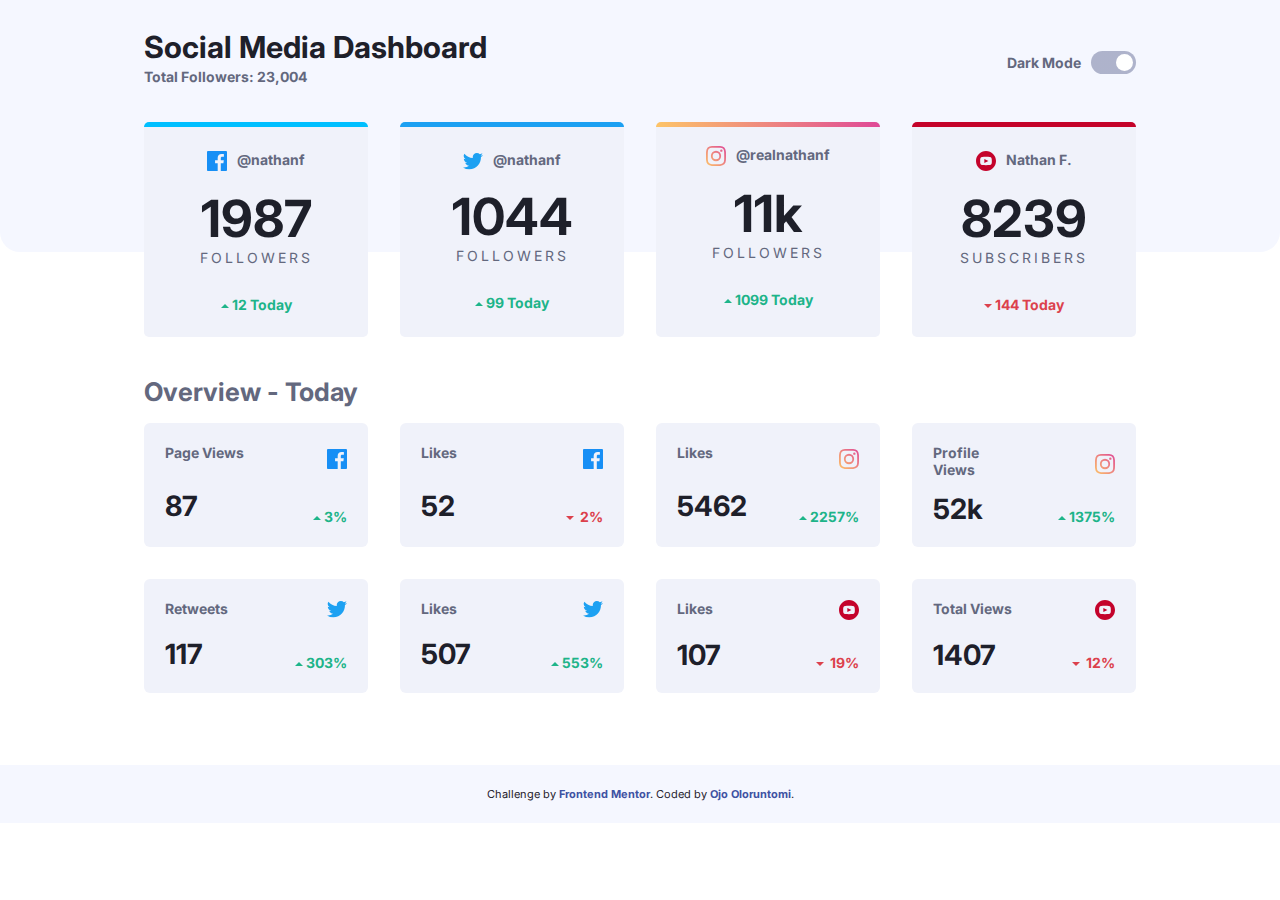
<file: index.html>
<!DOCTYPE html>
<html lang="en">
<head>
  <meta charset="UTF-8">
  <meta name="viewport" content="width=device-width, initial-scale=1.0"> <!-- displays site properly based on user's device -->

  <link rel="icon" type="image/png" sizes="32x32" href="./images/favicon-32x32.png">
  <link href="https://fonts.googleapis.com/css2?family=Inter:wght@400;700&display=swap" rel="stylesheet">
  <link rel="stylesheet" href="./css/index.css">
  
  <title>Frontend Mentor | [Challenge Name Here]</title>
</head>
<body>
  <div class="container">
    <div class="dashboard">
      <header>
        <h3>Social Media Dashboard</h3>
        <p>Total Followers: 23,004</p>
      </header>
      <div class="switch">
        <label for="toggle" id="dark-mode">Dark Mode</label>
        <input type="checkbox" id="toggle" name="toggle">
      </div>
    </div>

    <div class="all-sc-media">
      <div class="sc-media fb">
        <p class="username"><img src="./images/icon-facebook.svg" alt="facebook icon">@nathanf</p>
        <h2>1987</h2>
        <p>Followers</p>
        <p class="gain"><img src="./images/icon-up.svg" alt="arrow up icon">12 Today</p>
      </div>
      <div class="sc-media tw">
        <p class="username"><img src="./images/icon-twitter.svg" alt="twitter icon">@nathanf</p>
        <h2>1044</h2>
        <p>Followers</p>
        <p class="gain"><img src="./images/icon-up.svg" alt="arrow up icon">99 Today</p>
      </div>
      <div class="sc-media ig">
        <p class="username"><img src="./images/icon-instagram.svg" alt="instagram icon">@realnathanf</p>
        <h2>11k</h2>
        <p>Followers</p>
        <p class="gain"><img src="./images/icon-up.svg" alt="arrow up icon">1099 Today</p>
      </div>
      <div class="sc-media yt">
        <p class="username"><img src="./images/icon-youtube.svg" alt="youtube icon">Nathan F.</p>
        <h2>8239</h2>
        <p>Subscribers</p>
        <p class="loss"><img src="./images/icon-down.svg" alt="arrow down icon">144 Today</p>
      </div>
    </div>

    <div class="overview">
      <header>
        <h3>Overview - Today</h3>
      </header>
      <div class="detail-cards">
          <div class="card">
              <p class="activity">Page Views</p>
              <div>
                <img src="./images/icon-facebook.svg" alt="facebook icon">
              </div>
              <p class="activity-no">87</p>
              <p class="gain"><img src="./images/icon-up.svg" alt="arrow up icon">3%</p>
            </div>
            <div class="card">
              <p class="activity">Likes</p>
              <div>
                <img src="./images/icon-facebook.svg" alt="facebook icon">
              </div>
              <p class="activity-no">52</p>
              <p class="loss"><img src="./images/icon-down.svg" alt="arrow down icon"> 2%</p>
            </div>
            <div class="card">
              <p class="activity">Likes</p>
              <div>
                <img src="./images/icon-instagram.svg" alt="instagram icon">
              </div>
              <p class="activity-no">5462</p>
              <p class="gain"><img src="./images/icon-up.svg" alt="arrow up icon">2257%</p>
            </div>
            <div class="card">
              <p class="activity">Profile Views</p>
              <div>
                <img src="./images/icon-instagram.svg" alt="instagram icon">
              </div>
              <p class="activity-no">52k</p>
              <p class="gain"><img src="./images/icon-up.svg" alt="arrow up icon">1375%</p>
            </div>
            <div class="card">
              <p class="activity">Retweets</p>
              <div>
                <img src="./images/icon-twitter.svg" alt="twitter icon">
              </div>
              <p class="activity-no">117</p>
              <p class="gain"><img src="./images/icon-up.svg" alt="arrow up icon">303%</p>
            </div>
            <div class="card">
              <p class="activity">Likes</p>
              <div>
                <img src="./images/icon-twitter.svg" alt="twitter icon">
              </div>
              <p class="activity-no">507</p>
              <p class="gain"><img src="./images/icon-up.svg" alt="arrow up icon">553%</p>
            </div>
            <div class="card">
              <p class="activity">Likes</p>
              <div>
                <img src="./images/icon-youtube.svg" alt="youtube icon">
              </div>
              <p class="activity-no">107</p>
              <p class="loss"><img src="./images/icon-down.svg" alt="arrow down icon"> 19%</p>
            </div>
            <div class="card">
              <p class="activity">Total Views</p>
              <div>
                <img src="./images/icon-youtube.svg" alt="youtube icon">
              </div>
              <p class="activity-no">1407</p>
              <p class="loss"><img src="./images/icon-down.svg" alt="arrow down icon"> 12%</p>
            </div>
      </div>
      
    </div>
  </div>  
  
  <div class="attribution">
    Challenge by <a href="https://www.frontendmentor.io?ref=challenge" target="_blank">Frontend Mentor</a>. 
    Coded by <a href="https://www.frontendmentor.io/profile/tomi-david" target="_blank">Ojo Oloruntomi</a>.
  </div>

  <script src="./js/app.js"></script>
</body>
</html>
</file>
<file: css/index.css>
* {
    margin: 0;
    padding: 0;
    box-sizing: border-box;
}

:root {
    --bg-primary: hsl(0, 0%, 100%);
    --bg-secondary: hsl(225, 100%, 98%);
    --clr-primary: hsl(230, 17%, 14%);
    --clr-secondary: hsl(228, 12%, 44%);
    --clr-accent-1: hsl(163, 72%, 41%);
    --clr-accent-2: hsl(356, 69%, 56%);

    --clr-fb: hsl(195, 100%, 50%);
    --clr-tw: hsl(203, 89%, 53%);
    --clr-ig-1: hsl(37, 97%, 70%);
    --clr-ig-2: hsl(329, 70%, 58%);
    --clr-yt: hsl(348, 97%, 39%);

    --bg-toggle-1: hsl(230, 22%, 74%);
    --bg-toggle-2: var(--bg-toggle-1);
    --move-toggle: 3px;
    --clr-toggle: var(--bg-primary);

    --bg-card: hsl(227, 47%, 96%);
    --bg-card-hover: hsl(240, 12%, 90%);

    --clr-h3: var(--clr-secondary); 
}

.darkmode {
    --bg-primary: hsl(230, 17%, 14%);
    --bg-secondary: hsl(232, 19%, 15%);
    --clr-primary: hsl(0, 0%, 100%);
    --clr-secondary: hsl(228, 34%, 66%);

    --clr-toggle: var(--bg-secondary);
    --bg-toggle-1: hsl(146, 68%, 55%);
    --bg-toggle-2: hsl(210, 78%, 56%);
    --move-toggle: 25px;

    --bg-card: hsl(228, 28%, 20%);
    --bg-card-hover: hsl(228, 19%, 30%);

    --clr-h3: var(--clr-primary); 
}

body {
    font-family: 'Inter', sans-serif;
    font-size: 14px;
}

body * {
    transition: all .3s linear;    
}

.container {
    background-color: var(--bg-primary);
    transition: all .5s ease-in-out;
    padding-bottom: 2rem;
}

.dashboard {
    background-color: var(--bg-secondary);
    padding: 1.5rem;
    border-radius: 0 0 20px 20px;
    color: var(--clr-secondary);
}

header {
    padding: 1rem 0;
    line-height: 30px;
}

header h3 {
    font-size: 1.6rem;
    color: var(--clr-primary);
}

header p {
    font-weight: 700;
}

.switch {
    padding: 1.5rem 0;
    display: flex;
    justify-content: space-between;
    align-items: center;
    margin-bottom: 3rem;
    border-top: 1px solid var(--clr-secondary);
}

.switch:hover label{
    color: var(--clr-primary);
}

.switch label {
    font-weight: 700;
}

#toggle {
    position: relative;
    -webkit-appearance: none;
    width: 45px;
    height: 23px;
    background: linear-gradient(to left, var(--bg-toggle-1), var(--bg-toggle-2));
    border-radius: 25px;
    cursor: pointer;
    outline: 0;
}

#toggle::before {
    content: "";
    position: absolute;
    background-color: var(--clr-toggle);
    width: 17px;
    height: 17px;
    top: 3px;
    right: var(--move-toggle);
    border-radius: 50%;
    transition: all .3s ease-in-out;
}

#toggle::before {
    right: var(--move-toggle);
}

#toggle:hover {
    background: linear-gradient(to left, hsl(146, 68%, 55%), hsl(210, 78%, 56%));
}

.all-sc-media {
    width: 100%;
    padding: 0 1.5rem;
    display: grid;
    grid-template-columns: repeat(auto-fit, minmax(300px, 1fr));
    gap: 1rem;
    margin-top: -50px;
}

.sc-media {
    width: 100%;
    display: flex;
    flex-flow: column wrap;
    align-items: center;
    background-color: var(--bg-card);
    padding: 1.5rem;
    border-radius: 5px; 
}

.sc-media.fb {
    border-top: 5px solid var(--clr-fb);
}

.sc-media.tw {
    border-top: 5px solid var(--clr-tw);
}

.sc-media.ig {
    position: relative;
}

.sc-media.ig::before {
    content: "";
    position: absolute;
    background: linear-gradient(to right, var(--clr-ig-1), var(--clr-ig-2));
    width: 100%;
    height: 5px;
    top: 0;
    left: 0;
    border-radius: 5px 5px 0 0; 
}

.sc-media.yt {
    border-top: 5px solid var(--clr-yt);
}

.username {
    color: var(--clr-secondary);
    font-weight: 700;
}

.username img {
    vertical-align: middle;
    margin-right: 10px;
}

.sc-media h2 {
    font-size: 3.2rem;
    padding-top: .3em;
    color: var(--clr-primary);
}

.sc-media p:nth-child(3) {
    letter-spacing: 3px;
    text-transform: uppercase;
    color: var(--clr-secondary);
    margin-bottom: 30px;
    font-weight: 400;
}

.gain {
    color: var(--clr-accent-1);
}

.loss {
    color: var(--clr-accent-2);
}

.gain, .loss {
    font-weight: 700;
}

.gain img,
.loss img {
    margin-right: 3px;
    vertical-align: middle;
}

.overview {
    padding: 1rem 1.5rem;
}

.overview h3 {
    color: var(--clr-h3);
}

.detail-cards {
    display: grid;
    grid-template-columns: repeat(auto-fit, minmax(300px, 1fr));
    gap: 1rem;
}

.card {
    background-color: var(--bg-card);
    display: grid;
    grid-template-columns: repeat(2, 1fr);
    padding: 1.5em;
    gap: 1em; 
    border-radius: 6px;
}

.card:hover,
.sc-media:hover {
    background-color: var(--bg-card-hover);
    cursor: pointer;
}

.activity {
    color: var(--clr-secondary);
    font-weight: 700;
}

.activity-no {
    color: var(--clr-primary);
    font-size: 2em;
    font-weight: 700;
    align-self: center;
}

.card div,
.card .gain,
.card .loss {
    justify-self: end;
    align-self: end;
    padding-bottom: 1px
}

.attribution { 
    font-size: 11px; 
    text-align: center; 
    padding: 2em;
    background-color: var(--bg-secondary);
    color: var(--clr-primary); 
}

.attribution a { 
    color: hsl(228, 45%, 44%); 
    font-size: 1em;
    text-decoration: none;
    font-weight: 700;
}

.attribution a:hover,
.attribution a:focus {
    text-decoration: underline;
}

@media screen and (min-width: 767px) {
    .container {
        padding-bottom: 4em;
    }

    .dashboard, .all-sc-media, .overview {
        padding-left: 2rem;
        padding-right: 2rem;
    }

    .dashboard {
        display: grid;
        grid-template-columns: 1fr 1fr;
        align-items: center;
        padding-top: 1rem;
        padding-bottom: 9rem;
    }

    .dashboard h3 {
        font-size: 1.9rem;
    }

    .switch {
        margin: 0 0 0 auto;
        border-top: 0;
    }

    #toggle {
        margin-left: 10px;
    }

    .all-sc-media {
        margin-top: -130px;
        gap: 2rem;
        padding-bottom: 1.5rem;
    }

    .detail-cards {
        gap: 2rem;
    }
}

@media screen and (min-width: 1100px) {
    .all-sc-media,
    .detail-cards {
        grid-template-columns: repeat(auto-fit, minmax(22%, 1fr));
        gap: 2rem;
    }

    .dashboard,
    .all-sc-media,
    .overview {
        padding-left: 9rem;
        padding-right: 9rem;
    }

    .overview {
        padding-top: 0;
    }
}
</file>
